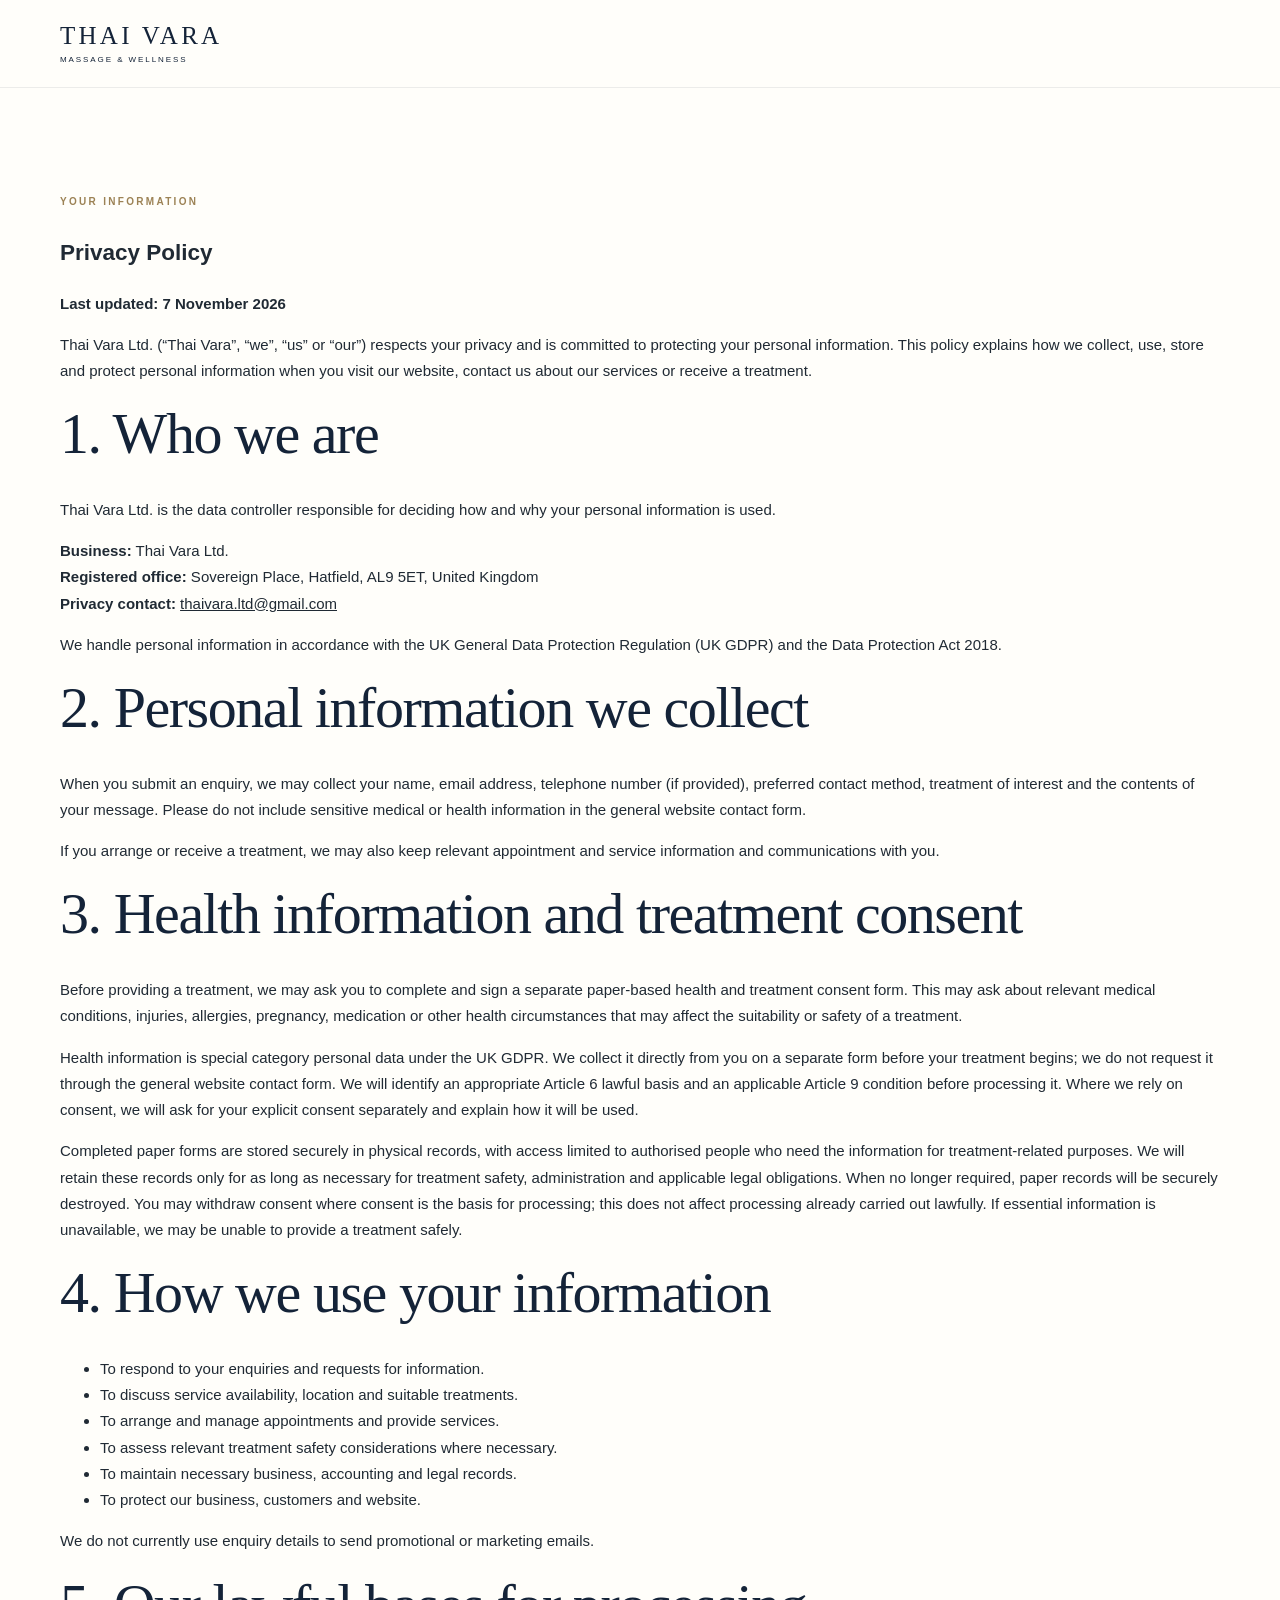
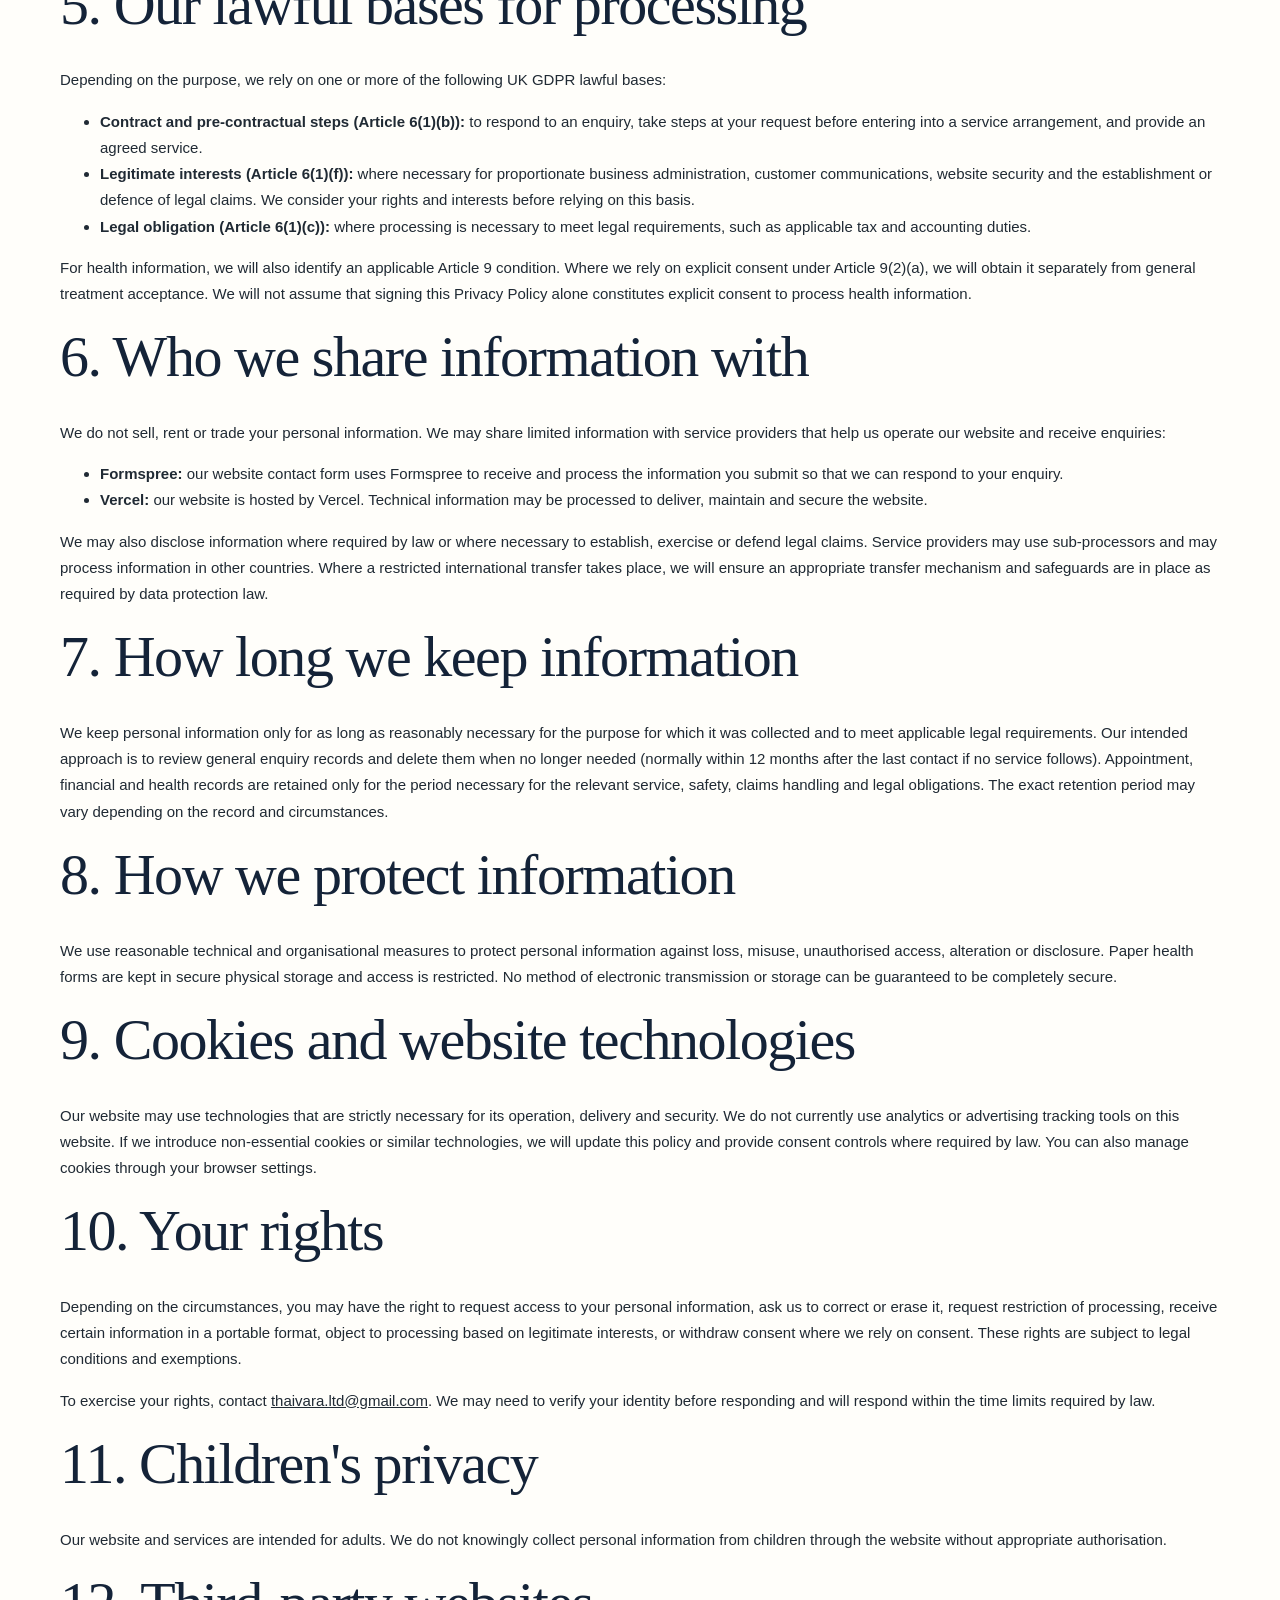
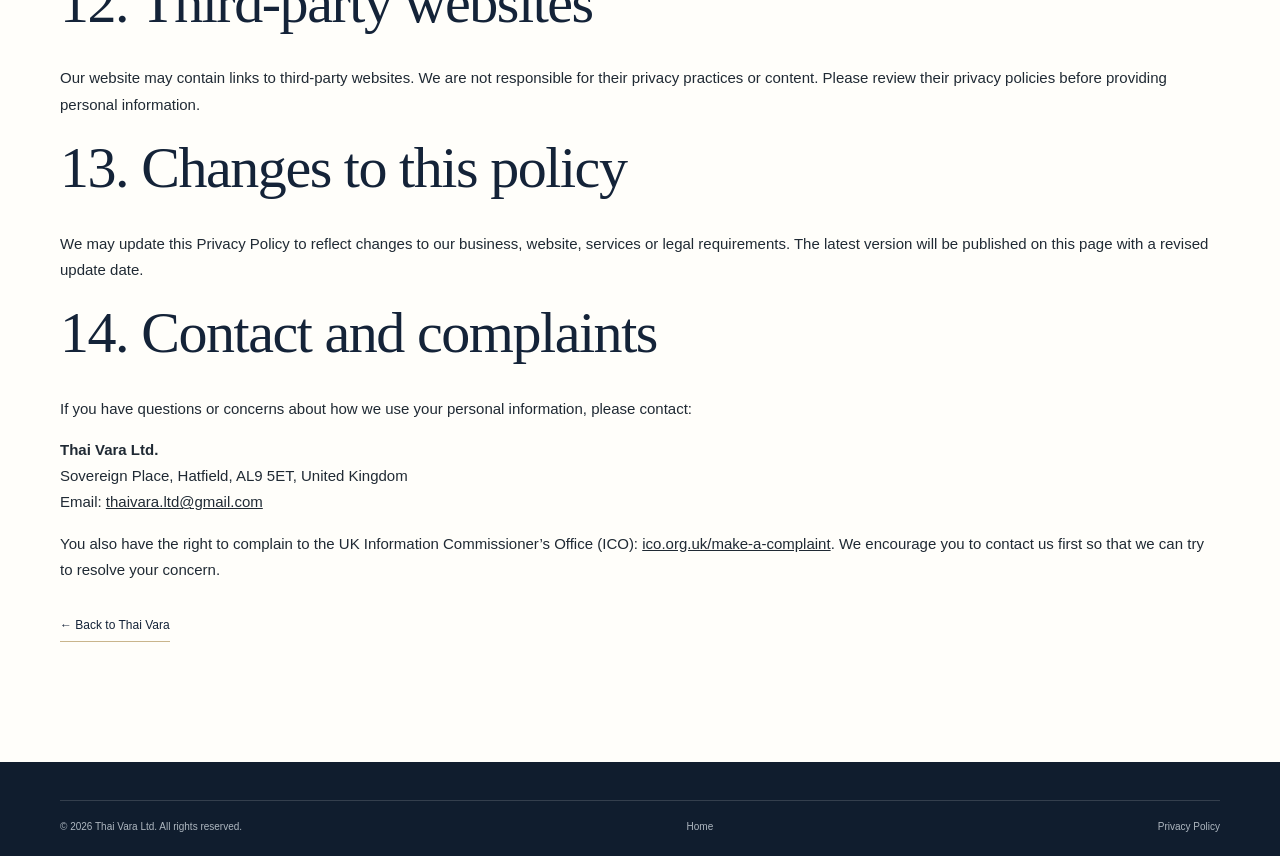
<file: privacy-policy.html>
<!doctype html>
<html lang="en-GB">
<head>
<meta charset="utf-8"><meta name="viewport" content="width=device-width,initial-scale=1">
<meta name="theme-color" content="#142338">
<title>Privacy Policy | Thai Vara Ltd.</title>
<meta name="description" content="How Thai Vara Ltd. collects, uses, stores and protects personal information.">
<link rel="stylesheet" href="/styles.css">
</head>
<body>
<header class="header"><div class="wrap navwrap"><a class="brand" href="/"><b>THAI VARA</b><small>MASSAGE & WELLNESS</small></a></div></header>
<main class="section policy-page"><article class="wrap policy-content">
<p class="eyebrow">YOUR INFORMATION</p><h1>Privacy Policy</h1><p class="policy-date"><strong>Last updated: 7 November 2026</strong></p>
<p>Thai Vara Ltd. (“Thai Vara”, “we”, “us” or “our”) respects your privacy and is committed to protecting your personal information. This policy explains how we collect, use, store and protect personal information when you visit our website, contact us about our services or receive a treatment.</p>
<h2>1. Who we are</h2><p>Thai Vara Ltd. is the data controller responsible for deciding how and why your personal information is used.</p><p><strong>Business:</strong> Thai Vara Ltd.<br><strong>Registered office:</strong> Sovereign Place, Hatfield, AL9 5ET, United Kingdom<br><strong>Privacy contact:</strong> <a href="mailto:thaivara.ltd@gmail.com">thaivara.ltd@gmail.com</a></p><p>We handle personal information in accordance with the UK General Data Protection Regulation (UK GDPR) and the Data Protection Act 2018.</p>
<h2>2. Personal information we collect</h2><p>When you submit an enquiry, we may collect your name, email address, telephone number (if provided), preferred contact method, treatment of interest and the contents of your message. Please do not include sensitive medical or health information in the general website contact form.</p><p>If you arrange or receive a treatment, we may also keep relevant appointment and service information and communications with you.</p>
<h2>3. Health information and treatment consent</h2><p>Before providing a treatment, we may ask you to complete and sign a separate paper-based health and treatment consent form. This may ask about relevant medical conditions, injuries, allergies, pregnancy, medication or other health circumstances that may affect the suitability or safety of a treatment.</p><p>Health information is special category personal data under the UK GDPR. We collect it directly from you on a separate form before your treatment begins; we do not request it through the general website contact form. We will identify an appropriate Article 6 lawful basis and an applicable Article 9 condition before processing it. Where we rely on consent, we will ask for your explicit consent separately and explain how it will be used.</p><p>Completed paper forms are stored securely in physical records, with access limited to authorised people who need the information for treatment-related purposes. We will retain these records only for as long as necessary for treatment safety, administration and applicable legal obligations. When no longer required, paper records will be securely destroyed. You may withdraw consent where consent is the basis for processing; this does not affect processing already carried out lawfully. If essential information is unavailable, we may be unable to provide a treatment safely.</p>
<h2>4. How we use your information</h2><ul><li>To respond to your enquiries and requests for information.</li><li>To discuss service availability, location and suitable treatments.</li><li>To arrange and manage appointments and provide services.</li><li>To assess relevant treatment safety considerations where necessary.</li><li>To maintain necessary business, accounting and legal records.</li><li>To protect our business, customers and website.</li></ul><p>We do not currently use enquiry details to send promotional or marketing emails.</p>
<h2>5. Our lawful bases for processing</h2><p>Depending on the purpose, we rely on one or more of the following UK GDPR lawful bases:</p><ul><li><strong>Contract and pre-contractual steps (Article 6(1)(b)):</strong> to respond to an enquiry, take steps at your request before entering into a service arrangement, and provide an agreed service.</li><li><strong>Legitimate interests (Article 6(1)(f)):</strong> where necessary for proportionate business administration, customer communications, website security and the establishment or defence of legal claims. We consider your rights and interests before relying on this basis.</li><li><strong>Legal obligation (Article 6(1)(c)):</strong> where processing is necessary to meet legal requirements, such as applicable tax and accounting duties.</li></ul><p>For health information, we will also identify an applicable Article 9 condition. Where we rely on explicit consent under Article 9(2)(a), we will obtain it separately from general treatment acceptance. We will not assume that signing this Privacy Policy alone constitutes explicit consent to process health information.</p>
<h2>6. Who we share information with</h2><p>We do not sell, rent or trade your personal information. We may share limited information with service providers that help us operate our website and receive enquiries:</p><ul><li><strong>Formspree:</strong> our website contact form uses Formspree to receive and process the information you submit so that we can respond to your enquiry.</li><li><strong>Vercel:</strong> our website is hosted by Vercel. Technical information may be processed to deliver, maintain and secure the website.</li></ul><p>We may also disclose information where required by law or where necessary to establish, exercise or defend legal claims. Service providers may use sub-processors and may process information in other countries. Where a restricted international transfer takes place, we will ensure an appropriate transfer mechanism and safeguards are in place as required by data protection law.</p>
<h2>7. How long we keep information</h2><p>We keep personal information only for as long as reasonably necessary for the purpose for which it was collected and to meet applicable legal requirements. Our intended approach is to review general enquiry records and delete them when no longer needed (normally within 12 months after the last contact if no service follows). Appointment, financial and health records are retained only for the period necessary for the relevant service, safety, claims handling and legal obligations. The exact retention period may vary depending on the record and circumstances.</p>
<h2>8. How we protect information</h2><p>We use reasonable technical and organisational measures to protect personal information against loss, misuse, unauthorised access, alteration or disclosure. Paper health forms are kept in secure physical storage and access is restricted. No method of electronic transmission or storage can be guaranteed to be completely secure.</p>
<h2>9. Cookies and website technologies</h2><p>Our website may use technologies that are strictly necessary for its operation, delivery and security. We do not currently use analytics or advertising tracking tools on this website. If we introduce non-essential cookies or similar technologies, we will update this policy and provide consent controls where required by law. You can also manage cookies through your browser settings.</p>
<h2>10. Your rights</h2><p>Depending on the circumstances, you may have the right to request access to your personal information, ask us to correct or erase it, request restriction of processing, receive certain information in a portable format, object to processing based on legitimate interests, or withdraw consent where we rely on consent. These rights are subject to legal conditions and exemptions.</p><p>To exercise your rights, contact <a href="mailto:thaivara.ltd@gmail.com">thaivara.ltd@gmail.com</a>. We may need to verify your identity before responding and will respond within the time limits required by law.</p>
<h2>11. Children's privacy</h2><p>Our website and services are intended for adults. We do not knowingly collect personal information from children through the website without appropriate authorisation.</p>
<h2>12. Third-party websites</h2><p>Our website may contain links to third-party websites. We are not responsible for their privacy practices or content. Please review their privacy policies before providing personal information.</p>
<h2>13. Changes to this policy</h2><p>We may update this Privacy Policy to reflect changes to our business, website, services or legal requirements. The latest version will be published on this page with a revised update date.</p>
<h2>14. Contact and complaints</h2><p>If you have questions or concerns about how we use your personal information, please contact:</p><p><strong>Thai Vara Ltd.</strong><br>Sovereign Place, Hatfield, AL9 5ET, United Kingdom<br>Email: <a href="mailto:thaivara.ltd@gmail.com">thaivara.ltd@gmail.com</a></p><p>You also have the right to complain to the UK Information Commissioner’s Office (ICO): <a href="https://ico.org.uk/make-a-complaint/" target="_blank" rel="noopener noreferrer">ico.org.uk/make-a-complaint</a>. We encourage you to contact us first so that we can try to resolve your concern.</p>
<p class="policy-back"><a class="under" href="/">← Back to Thai Vara</a></p>
</article></main>
<footer><div class="wrap footbottom"><span>© 2026 Thai Vara Ltd. All rights reserved.</span><a href="/">Home</a><a href="/privacy-policy.html" aria-current="page">Privacy Policy</a></div></footer>
</body></html>
</file>
<file: styles.css>
:root{--navy:#142338;--ink:#202a34;--muted:#68727b;--cream:#f7f5f0;--paper:#fffefa;--gold:#c9b58c;--line:#e4e0d7;--serif:"Playfair Display",Georgia,serif;--sans:"DM Sans",Arial,sans-serif}*{box-sizing:border-box}html{scroll-behavior:smooth;scroll-padding-top:88px}body{margin:0;color:var(--ink);background:var(--paper);font:15px/1.75 var(--sans)}a{color:inherit}.wrap{width:min(1160px,calc(100% - 48px));margin:auto}.skip{position:absolute;left:-999px;top:0;background:white;padding:10px;z-index:99}.skip:focus{left:10px}.header{height:88px;background:rgba(255,254,250,.97);position:sticky;top:0;z-index:20;border-bottom:1px solid #14233814;backdrop-filter:blur(12px)}.navwrap{height:100%;display:flex;align-items:center;justify-content:space-between}.brand{text-decoration:none;display:flex;flex-direction:column;line-height:1.2;color:var(--navy)}.brand b{font:25px var(--serif);letter-spacing:.13em}.brand small{font-size:8px;letter-spacing:.24em;margin-top:5px}.navwrap nav{display:flex;align-items:center;gap:36px}.navwrap nav a{text-decoration:none;font-size:12px}.navwrap nav a:hover{color:#9c8255}.navcta{border:1px solid var(--navy);padding:10px 18px}.toggle{display:none}.hero{min-height:670px;position:relative;display:flex;align-items:center;background:var(--navy);overflow:hidden;color:white}.heroimg{position:absolute;inset:0;background:url("https://images.unsplash.com/photo-1540555700478-4be289fbecef?auto=format&fit=crop&w=2000&q=85") center/cover;opacity:.48}.shade{position:absolute;inset:0;background:linear-gradient(90deg,#0d1b2eeb 0%,#0d1b2eb8 48%,#0d1b2e33 100%)}.herocontent{position:relative;z-index:1;padding:105px 0 90px}.eyebrow{font-size:10px;font-weight:700;letter-spacing:.23em;color:#9c8255;margin:0 0 22px}.eyebrow.gold{color:#d8c49b}.hero h1{font:400 clamp(48px,7vw,82px)/1.12 var(--serif);letter-spacing:-.035em;margin:0;max-width:780px}.hero h1 em,h2 em{font-weight:400;color:var(--gold)}.herotext{max-width:510px;color:#e2e4e5;font-size:16px;margin:27px 0 32px}.actions{display:flex;align-items:center;gap:28px;flex-wrap:wrap}.btn{display:inline-flex;align-items:center;justify-content:center;gap:16px;border:0;padding:14px 23px;text-decoration:none;font:600 11px var(--sans);letter-spacing:.08em;text-transform:uppercase;cursor:pointer}.goldbtn{background:var(--gold);color:var(--navy)}.darkbtn{background:var(--navy);color:white}.lightlink{font-size:12px;text-decoration:none;color:white}.location{font-size:10px;letter-spacing:.18em;margin-top:65px;color:#d2d5d7}.watermark{position:absolute;right:8%;bottom:4%;font:italic 150px var(--serif);color:#ffffff12}.section{padding:105px 0}.twocol{display:grid;grid-template-columns:1fr 1fr;gap:100px}.section h2{font:400 clamp(38px,5vw,58px)/1.2 var(--serif);letter-spacing:-.025em;color:var(--navy);margin:0 0 28px}.copy{max-width:520px;color:var(--muted)}.lead{font:400 21px/1.55 var(--serif);color:var(--navy);margin-top:0}.under{display:inline-block;margin-top:17px;padding-bottom:5px;border-bottom:1px solid var(--gold);font-size:12px;text-decoration:none;color:var(--navy)}.services{background:var(--cream)}.sectionhead{display:flex;align-items:end;justify-content:space-between;gap:40px;margin-bottom:55px}.note{max-width:360px;color:var(--muted)}.cards{display:grid;grid-template-columns:repeat(3,1fr);gap:22px}.cards article{min-height:0;padding:0 0 24px;border:1px solid var(--line);background:var(--paper);overflow:hidden}.cards article img{display:block;width:100%;height:205px;object-fit:cover}.cardbody{padding:22px 24px 0}.cards article span,.benefits span{font-size:10px;color:#9c8255;letter-spacing:.12em}.cards h3,.benefits h3,.band h3{font:400 22px/1.3 var(--serif);color:var(--navy);margin:12px 0 10px}.cards p,.benefits p,.band p{font-size:13px;line-height:1.8;color:var(--muted);margin:0}.disclaimer{font-size:11px;color:#747b80;max-width:850px;margin:25px 0 0}.imagecredit{font-size:10px;color:#858b8e;margin:12px 0 0}.imagecredit a{color:var(--navy)}.statement{background:var(--navy);color:white;text-align:center}.center h2{font:400 clamp(48px,7vw,76px)/1.15 var(--serif);margin:0 0 25px;color:white}.center>p:last-child{max-width:550px;margin:auto;color:#d3d9df}.benefits{display:grid;grid-template-columns:repeat(4,1fr);gap:32px}.benefits article{border-top:1px solid var(--gold);padding-top:19px}.benefits h3{margin-top:20px}.band{background:#eae5da;padding:65px 0}.bandgrid{display:grid;grid-template-columns:.8fr 1.2fr;gap:70px;align-items:center}.band h2{font:400 43px var(--serif);margin:0;color:var(--navy)}.bandoptions{display:grid;grid-template-columns:1fr 1fr;gap:35px}.band h3{margin:0 0 8px}.contact{background:var(--cream)}.contactgrid{display:grid;grid-template-columns:.85fr 1.15fr;gap:90px}.copytext{color:var(--muted);max-width:390px;margin:25px 0 42px}.label{font-size:9px;letter-spacing:.18em;color:#9c8255;margin:22px 0 3px}.contact strong{font-size:13px;font-weight:500;color:var(--navy)}.contact strong a{text-decoration:none}form{background:var(--paper);padding:38px;border:1px solid var(--line)}form label{display:block;font-size:11px;font-weight:600;color:var(--navy);margin-bottom:17px}.formrow{display:grid;grid-template-columns:1fr 1fr;gap:18px}form input:not([type=checkbox]),form select,form textarea{display:block;width:100%;margin-top:7px;padding:12px 13px;border:1px solid #dedbd3;background:#fffefa;color:var(--ink);font:400 12px var(--sans);border-radius:0}form textarea{resize:vertical}form input:focus,form select:focus,form textarea:focus{outline:2px solid var(--gold);outline-offset:1px}.consent{display:flex!important;gap:10px;align-items:flex-start;font-weight:400!important;color:var(--muted)!important;line-height:1.5}.consent input{margin-top:3px}.consent a{color:var(--navy)}.formnote{font-size:10px;color:#7b8389;margin:13px 0 0}footer{background:#101d2e;color:#dce0e3;padding:38px 0 20px}.footertop{display:flex;align-items:center;justify-content:space-between;padding-bottom:35px}.inverse{color:white}.footertop>p{font:italic 18px var(--serif);color:#d1c2a3}.footertop>a:last-child,.footbottom a{text-decoration:none}.footbottom{border-top:1px solid #ffffff26;padding-top:17px;display:flex;justify-content:space-between;gap:18px;flex-wrap:wrap;font-size:10px;color:#aeb7c0}@media(max-width:800px){.twocol,.contactgrid{gap:45px}.benefits{grid-template-columns:repeat(2,1fr)}.bandgrid{gap:35px}.cards{grid-template-columns:repeat(2,1fr)}.cards article img{height:190px}}@media(max-width:640px){.wrap{width:calc(100% - 36px)}.header{height:74px}.brand b{font-size:22px}.toggle{display:block;background:none;border:0;color:var(--navy);font-size:23px}.navwrap nav{display:none;position:absolute;top:74px;left:0;right:0;background:var(--paper);padding:22px 24px 28px;flex-direction:column;align-items:stretch;border-bottom:1px solid var(--line)}.navwrap nav.open{display:flex}.navwrap nav a{padding:8px 0}.navcta{text-align:center}.hero{min-height:650px}.herocontent{padding:90px 0 65px}.hero h1{font-size:51px}.herotext{font-size:14px}.location{margin-top:50px}.section{padding:78px 0}.twocol,.contactgrid,.bandgrid{grid-template-columns:1fr;gap:30px}.section h2{font-size:43px}.sectionhead{display:block;margin-bottom:35px}.note{margin-top:20px}.cards{grid-template-columns:1fr}.cards article{min-height:0;padding-bottom:20px}.cards article img{height:220px}.cardbody{padding:19px 21px 0}.cards h3{margin:10px 0}.center h2{font-size:54px}.benefits{grid-template-columns:1fr 1fr;gap:28px 18px}.benefits h3{font-size:19px}.band{padding:55px 0}.band h2{font-size:38px}.bandoptions{grid-template-columns:1fr;gap:25px}form{padding:24px 19px}.formrow{grid-template-columns:1fr;gap:0}.footertop{align-items:flex-start;gap:20px;flex-direction:column}.footertop>p{margin:0}.footbottom{flex-direction:column;gap:8px}}@media(prefers-reduced-motion:reduce){html{scroll-behavior:auto}}
/* Brand mark and team */
.brand-mark{display:flex;align-items:center;justify-content:center}.brand-mark img{display:block;width:142px;height:auto;max-height:68px;object-fit:contain;mix-blend-mode:multiply}
.team{background:var(--paper)}.team-heading{max-width:650px;margin-bottom:42px}.team-heading h2{margin-bottom:12px}.team-intro{color:var(--muted);max-width:480px}.team-grid{display:grid;grid-template-columns:1fr 1fr;gap:52px}.team-member{display:flex;align-items:center;gap:24px;max-width:520px}.team-member img{width:112px;height:112px;min-width:112px;border-radius:50%;object-fit:cover;object-position:center 35%;box-shadow:0 0 0 5px var(--cream);filter:contrast(1.06) saturate(1.03)}.team-member h3{font:400 25px var(--serif);color:var(--navy);margin:0 0 2px}.team-member .team-role{font:700 9px var(--sans);letter-spacing:.16em;color:#9c8255;margin:0 0 8px}.team-member p:last-child{font-size:12px;line-height:1.75;color:var(--muted);margin:0}
@media(max-width:800px){.team-grid{gap:30px}.team-member{gap:18px}.team-member img{width:100px;height:100px;min-width:100px}}
@media(max-width:640px){.brand-mark img{width:125px;max-height:60px}.team-grid{grid-template-columns:1fr;gap:30px}.team-member{max-width:none;align-items:flex-start}.team-member img{width:92px;height:92px;min-width:92px}.team-member h3{font-size:23px}}

.brand-mark.inverse img{filter:brightness(0) invert(1)}
.price-list{border-top:1px solid var(--line);margin-top:18px;padding-top:10px}.price-list div{display:flex;justify-content:space-between;align-items:center;padding:4px 0;border-bottom:1px solid #e9e5dd;font-size:12px;color:var(--muted)}.price-list strong{color:var(--navy);font-size:13px}.extras-pricing{display:grid;grid-template-columns:1fr 1fr;gap:24px;margin-top:44px}.ritual-pricing,.travel-pricing{background:var(--paper);border:1px solid var(--line);padding:26px 28px}.ritual-pricing h3,.travel-pricing h3{font:400 26px var(--serif);color:var(--navy);margin:0 0 14px}.ritual-row{display:flex;justify-content:space-between;align-items:center;gap:18px;padding:13px 0;border-top:1px solid var(--line)}.ritual-row strong{display:block;color:var(--navy);font-size:12px}.ritual-row small{display:block;color:var(--muted);font-size:10px;line-height:1.5;margin-top:3px}.ritual-row>b{white-space:nowrap;color:var(--navy);font-size:15px}.travel-note{font-size:10px;line-height:1.6;color:var(--muted);margin:14px 0 0}@media(max-width:640px){.extras-pricing{grid-template-columns:1fr;gap:16px}.ritual-pricing,.travel-pricing{padding:22px 20px}}
</file>
